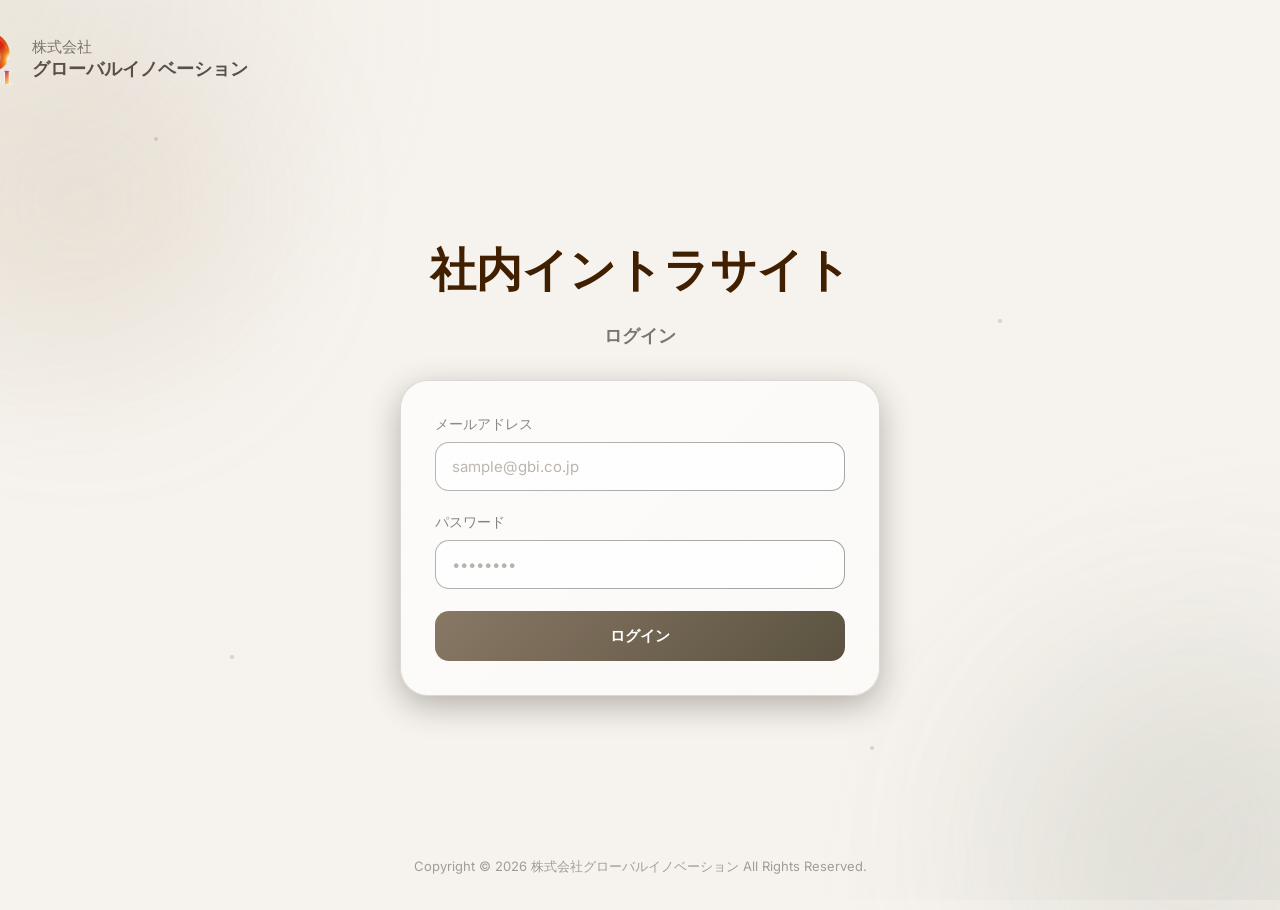
<file: index.html>
<!DOCTYPE html>
<html lang="ja">

<head>
<meta charset="UTF-8">
<meta name="viewport" content="width=device-width, initial-scale=1.0">

<title>社内イントラサイト | ログイン</title>

<link href="https://fonts.googleapis.com/css2?family=Inter:wght@400;500;600;700&display=swap" rel="stylesheet">

<link rel="stylesheet"
href="https://cdnjs.cloudflare.com/ajax/libs/font-awesome/6.5.0/css/all.min.css">

<link rel="stylesheet" href="style.css">
</head>

<body>

<section class="hero">

  <!-- GLOW -->
  <div class="glow glow1"></div>
  <div class="glow glow2"></div>

  <!-- PARTICLES -->
  <div class="particles">
    <span></span>
    <span></span>
    <span></span>
    <span></span>
    <span></span>
  </div>

  <div class="hero-content">

    <!-- LEFT CONTENT -->
    <div class="left-content">

      <!-- LOGO -->
      <div class="logo-wrap">

        <img src="images/logo.png" alt="GBI Logo">

        <div class="logo-text">
          <span class="small-text">株式会社</span>
          <h1>グローバルイノベーション</h1>
        </div>

      </div>

      <!-- WELCOME -->
      <div class="welcome-text">
        <h2>社内イントラサイト</h2>
      </div>
      <br>
      <div class="welcome-sub">
        <p>ログイン</p>
      </div>

      <!-- LOGIN CARD -->
      <div class="login-card">

        <form id="loginForm">

          <div class="input-group">
            <label>メールアドレス</label>

            <input
              type="email"
              placeholder="sample@gbi.co.jp"
            >
          </div>

          <div class="input-group">
            <label>パスワード</label>

            <input
              type="password"
              placeholder="••••••••"
            >
          </div>

          <button type="submit" class="login-btn">
            ログイン
          </button>

        </form>

      </div>

    </div>

  

  </div>

</section>

<!-- FOOTER -->
<footer>
  <p>
    Copyright &#169; 2026
    株式会社グローバルイノベーション
    All Rights Reserved.
  </p>
</footer>

<!-- LOGIN DEMO SCRIPT -->
<script>

document
.getElementById("loginForm")
.addEventListener("submit", function(e){

    e.preventDefault();

    const email =
      document.querySelector('input[type="email"]').value;

    const password =
      document.querySelector('input[type="password"]').value;

    // DEMO ACCOUNT
    const demoEmail = "admin@gbi.co.jp";
    const demoPassword = "gbi123";

    if(email === demoEmail &&
       password === demoPassword){

        window.location.href = "dashboard.html";

    }else{

        alert("メールアドレスまたはパスワードが違います");

    }

});

</script>

</body>
</html>
</file>
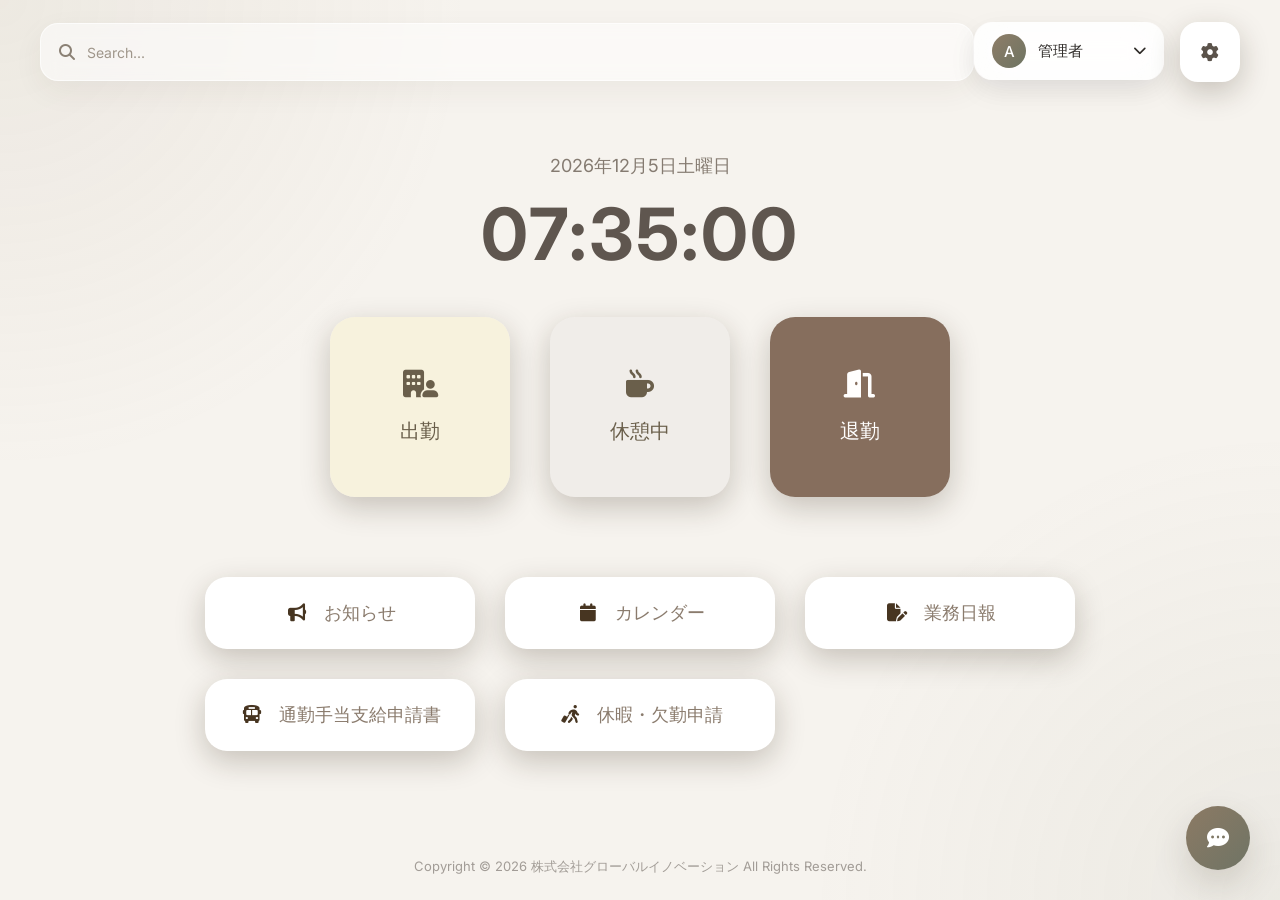
<file: dashboard.html>
<!DOCTYPE html>
<html lang="ja">

<head>
<meta charset="UTF-8">
<meta name="viewport" content="width=device-width, initial-scale=1.0">

<title>社内イントラサイト | ダッシュボード</title>

<link href="https://fonts.googleapis.com/css2?family=Inter:wght@400;500;600;700&display=swap" rel="stylesheet">

<link rel="stylesheet"
href="https://cdnjs.cloudflare.com/ajax/libs/font-awesome/6.5.0/css/all.min.css">

<link rel="stylesheet" href="dashboard.css">
</head>

<body>

<!-- TOPBAR -->
<header class="topbar">

  <!-- SEARCH -->
  <div class="search-box">

    <i class="fa-solid fa-magnifying-glass"></i>

    <input
      type="text"
      placeholder="Search..."
    >

  </div>

  <!-- RIGHT -->
  <div class="topbar-right">

    <!-- PROFILE -->
    <div class="profile-menu" id="profileMenu">

  <button class="profile-btn" id="profileToggle">

  <div class="profile-info">

    <div class="profile-avatar">
      A
    </div>

    <span>管理者</span>

  </div>

  <i class="fa-solid fa-chevron-down"></i>

</button>

  <!-- DROPDOWN -->
  <div class="dropdown-menu" id="dropdownMenu">

    <a href="#">
      <i class="fa-regular fa-user"></i>
      マイプロフィール
    </a>

    <a href="#" id="logoutBtn">
      <i class="fa-solid fa-right-from-bracket"></i>
      ログアウト
    </a>

  </div>

</div>
    <!-- SETTINGS -->
    <button class="settings-btn">
      <i class="fa-solid fa-gear"></i>
    </button>

  </div>

</header>

<!-- MAIN -->
<main class="dashboard">

  <!-- DATE/TIME -->
  <section class="time-section">

    <p class="today-date" id="currentDate">
      2026年5月21日 木曜日
    </p>

    <h1 id="currentTime">
      00:00:00
    </h1>

  </section>

  <!-- ATTENDANCE -->
  <section class="attendance-buttons">

    <button class="clock-btn primary">
      <i class="fa-solid fa-building-user"></i>
      出勤
    </button>

    <button class="clock-btn break">
      <i class="fa-solid fa-mug-hot"></i>
      休憩中
    </button>

    <button class="clock-btn danger">
      <i class="fa-solid fa-door-open"></i>
      退勤
    </button>

  </section>

  <!-- MENU GRID -->
  <section class="menu-grid">

    <div class="menu-card">
      <i class="fa-solid fa-bullhorn"></i>
      <p>お知らせ</p>
    </div>

    <div class="menu-card">
      <i class="fa-solid fa-calendar"></i>
      <p>カレンダー</p>
    </div>

    <div class="menu-card">
      <i class="fa-solid fa-file-pen"></i>
      <p>業務日報</p>
    </div>

   

    <div class="menu-card">
      <i class="fa-solid fa-bus"></i>
      <p>通勤手当支給申請書</p>
    </div>

    <div class="menu-card">
      <i class="fa-solid fa-solid fa-person-walking-luggage"></i>
      <p>休暇・欠勤申請</p>
    </div>

  </section>
<!-- FLOATING CHAT -->
<button class="chat-btn">

  <i class="fa-solid fa-comment-dots"></i>

</button>

  <!-- FOOTER -->
<footer>
  <p>
    Copyright &#169; 2026
    株式会社グローバルイノベーション
    All Rights Reserved.
  </p>
</footer>

</main>

<!-- SCRIPT -->
<script>


/* =========================
   DATE / TIME (JST)
========================= */

function updateDateTime(){

  const now = new Date();

  const dateOptions = {
    timeZone: "Asia/Tokyo",
    year: "numeric",
    month: "long",
    day: "numeric",
    weekday: "long"
  };

  const timeOptions = {
    timeZone: "Asia/Tokyo",
    hour: "2-digit",
    minute: "2-digit",
    second: "2-digit",
    hour12: false
  };

  const currentDate =
    now.toLocaleDateString("ja-JP", dateOptions);

  const currentTime =
    now.toLocaleTimeString("ja-JP", timeOptions);

  document.getElementById("currentDate").textContent =
    currentDate;

  document.getElementById("currentTime").textContent =
    currentTime;
}

// RUN IMMEDIATELY
updateDateTime();

// UPDATE EVERY SECOND
setInterval(updateDateTime, 1000);


/* =========================
   PROFILE DROPDOWN
========================= */

const profileToggle =
  document.getElementById("profileToggle");

const dropdownMenu =
  document.getElementById("dropdownMenu");

profileToggle.addEventListener("click", function(e){

  e.stopPropagation();

  dropdownMenu.classList.toggle("show");

});

/* CLOSE WHEN CLICK OUTSIDE */

document.addEventListener("click", function(){

  dropdownMenu.classList.remove("show");

});


/* =========================
   LOGOUT FUNCTION
========================= */

const logoutBtn =
  document.getElementById("logoutBtn");

logoutBtn.addEventListener("click", function(e){

  e.preventDefault();

  const confirmLogout =
    confirm("ログアウトしますか？");

  if(confirmLogout){

    window.location.href = "index.html";

  }

});

</script>

</body>
</html>
</file>
<file: style.css>
*{
  margin:0;
  padding:0;
  box-sizing:border-box;
  font-family:'Inter',sans-serif;
}

body{
  background:#f6f3ee;
  color:#2f2b28;
  overflow:hidden;
}

/* BACKGROUND */

body::before{
  content:"";

  position:fixed;
  inset:0;

  background:
  radial-gradient(circle at top left,
  rgba(180,155,122,0.10),
  transparent 30%),

  radial-gradient(circle at bottom right,
  rgba(140,146,125,0.08),
  transparent 30%);

  z-index:-2;
}

/* HERO */

.hero{
  min-height:100vh;

  position:relative;
  overflow:hidden;

  padding:30px 20px 100px;
}

/* GLOW */

.glow{
  position:absolute;
  border-radius:50%;
  filter:blur(90px);
}

.glow1{
  width:320px;
  height:320px;

  background:#b49b7a;

  top:40px;
  left:-80px;

  opacity:0.16;
}

.glow2{
  width:380px;
  height:380px;

  background:#8c927d;

  right:-100px;
  bottom:-120px;

  opacity:0.14;
}

/* PARTICLES */

.particles{
  position:absolute;
  inset:0;
  pointer-events:none;
}

.particles span{
  position:absolute;

  width:4px;
  height:4px;

  border-radius:50%;

  background:rgba(140,122,100,0.28);

  animation:floatParticle 12s linear infinite;
}

.particles span:nth-child(1){
  top:15%;
  left:12%;
}

.particles span:nth-child(2){
  top:35%;
  left:78%;
}

.particles span:nth-child(3){
  top:72%;
  left:18%;
}

.particles span:nth-child(4){
  top:82%;
  left:68%;
}

.particles span:nth-child(5){
  top:55%;
  left:48%;
}

@keyframes floatParticle{
  from{
    transform:translateY(0);
  }

  to{
    transform:translateY(-180px);
  }
}

/* CONTENT */

.hero-content{
  width:100%;
  max-width:1200px;

  margin:auto;

  min-height:calc(100vh - 120px);

  display:flex;
  align-items:center;
  justify-content:center;

  position:relative;
  z-index:5;
}

/* LOGIN AREA */

.left-content{
  width:100%;
  max-width:480px;

  margin:auto;
}

/* LOGO */

.logo-wrap{
  position:absolute;

  top:0;
  left:0;

  display:flex;
  align-items:center;

  gap:14px;
 
  margin-left: -80px;
}

.logo-wrap img{
  width:58px;
}

.small-text{
  font-size:15px;
  color:#7b746d;
  font-weight: 500;
}

.logo-text h1{
  font-size:18px;
  font-weight:600;

  color:#585049;
}

/* WELCOME */

.welcome-text{
  text-align:center;
  margin-bottom:10px;
}

.welcome-text h2{
  font-size:46px;
  line-height:1.1;

  color:#411f01;
  margin-top: 100px;
}

.welcome-sub{
  text-align:center;
  margin-bottom:32px;

  color:#7c746d;
  font-size:18px;
  font-weight: 600;
}

/* LOGIN CARD */

.login-card{
  width:100%;

  background:rgba(255,255,255,0.52);

  border:1px solid rgba(163, 145, 145, 0.339);

  backdrop-filter:blur(18px);
  -webkit-backdrop-filter:blur(18px);

  border-radius:28px;

  padding:34px;

  position:relative;
  overflow:hidden;

  box-shadow:
  0 10px 32px rgba(44, 35, 25, 0.321);
}

.login-card::before{
  content:"";

  position:absolute;
  inset:0;

  background:
  linear-gradient(
    135deg,
    rgba(255,255,255,0.35),
    rgba(255,255,255,0.05)
  );

  pointer-events:none;
}

/* INPUT */

.input-group{
  margin-bottom:22px;
}

.input-group label{
  display:block;

  margin-bottom:8px;

  font-size:14px;

  color:#5b534b;
}

.input-group input{
  width:100%;

  padding:14px 16px;

  border:none;
  outline: 1px;;

  border-radius:14px;

  background:rgba(255,255,255,0.75);

  border:1px solid rgba(16, 16, 15, 0.43);

  color:#2f2b28;

  font-size:15px;
}

.input-group input::placeholder{
  color:#a29a91;
}

/* BUTTON */

.login-btn{
  width:100%;

  border:none;
  cursor:pointer;

  padding:15px;

  border-radius:14px;

  background:
  linear-gradient(135deg,#604b31,#4d4431);

  color:white;

  font-size:15px;
  font-weight:600;

  transition:0.25s ease;
}

.login-btn:hover{
  transform:translateY(-2px);

  box-shadow:
  0 10px 30px rgba(120,100,80,0.20);
}

/* FOOTER */

footer{
  position:fixed;

  bottom:24px;
  left:0;

  width:100%;

  text-align:center;

  z-index:10;
}

footer p{
  font-size:13px;

  color:rgba(60,50,45,0.45);
}

/* MOBILE */

@media(max-width:768px){

  body{
    overflow:auto;
  }

  .hero{
    padding:60px 20px 120px;
  }

  .welcome-text h2{
    font-size:36px;
  }

  .login-card{
    padding:28px;
  }

}
</file>
<file: dashboard.css>
*{
  margin:0;
  padding:0;
  box-sizing:border-box;
  font-family:'Inter',sans-serif;
}

body{
  background:#f6f3ee;
  color:#2f2b28;
  overflow-x:hidden;
}

/* BACKGROUND */

body::before{
  content:"";

  position:fixed;
  inset:0;

  background:
  radial-gradient(circle at top left,
  rgba(166,148,120,0.10),
  transparent 30%),

  radial-gradient(circle at bottom right,
  rgba(120,128,102,0.08),
  transparent 30%);

  z-index:-2;
}

/* TOPBAR */

.topbar{
  width:100%;
  padding:22px 40px;

  display:flex;
  align-items:center;
  justify-content:space-between;
}

/* SEARCH */

.search-box{
  width:1020px;
  height:58px;
  align-items: center;
  background:rgba(255,255,255,0.52);

  border:1px solid rgba(255,255,255,0.65);

  backdrop-filter:blur(10px);
  -webkit-backdrop-filter:blur(10px);

  border-radius:18px;

  display:flex;
  

  padding:0 18px;

  box-shadow:
  0 10px 30px rgba(60,45,30,0.06);
}

.search-box i{
  color:#8b8175;
  margin-right:12px;
}

.search-box input{
  border:none;
  outline:none;
  background:transparent;

  width:100%;

  font-size:14px;
  color:#2f2b28;
}

.search-box input::placeholder{
  color:#9f968b;
}

/* RIGHT */

.topbar-right{
  display:flex;
  align-items:flex-start;
  gap:16px;
}

/* SETTINGS */

.settings-btn{
  width:60px;
  height:60px;
  margin-top: 0;
  border:none;
  cursor:pointer;

  border-radius:18px;

  background:white;

  border:1px solid rgba(255,255,255,0.65);

  backdrop-filter:blur(18px);

  color:#5b534b;
  font-size:18px;

  transition:0.25s ease;

  box-shadow:
  0 10px 30px rgba(42, 31, 15, 0.231);
}

.settings-btn:hover{
  transform:translateY(-2px);
}

/* PROFILE */

.profile-btn{
  width: 100%;  
  height:58px;

  padding:0 18px;

  border:none;
  cursor:pointer;

  border-radius:18px;

  background:rgba(255,255,255,0.60);
  border:1px solid rgba(255,255,255,0.7);
  border:none;

  backdrop-filter:blur(18px);

  display:flex;
  align-items:center;
  gap:12px;
  justify-content:space-between;
  color:#2f2b28;

  box-shadow:
  0 10px 30px rgba(15,23,42,0.06);
  position:relative;
  z-index:1001;
  transition:0.25s ease;
}

.profile-menu:hover{
transform:translateY(-2px);
}

.profile-avatar{
  width:34px;
  height:34px;

  border-radius:50%;

  background:
  linear-gradient(135deg,#8e7d68,#6e7462);

  color:white;

  display:flex;
  align-items:center;
  justify-content:center;

  font-size:15px;
  font-weight:500;
}

/* MAIN */

.dashboard{
  width:100%;
  max-width:1200px;

  margin:auto;

  padding:20px 24px 120px;
}

/* TIME */

.time-section{
  text-align:center;
  margin-top:30px;
}

.today-date{
  font-size:18px;
  color:#857b71;
  margin-bottom:12px;
}

#currentTime{
  font-size:72px;
  font-weight:700;

  color:#5f564f;

  letter-spacing:2px;
}

/* ATTENDANCE */


.attendance-buttons{
  margin-top:40px;

  display:flex;
  justify-content:center;
  gap:40px;

  flex-wrap:wrap;
}
/* CLOCK BUTTON BASE */

.clock-btn{
  width:180px;
  height:180px;

  border:none;
  cursor:pointer;

  border-radius:25px;

  display:flex;
  flex-direction:column;
  align-items:center;
  justify-content:center;

  gap:20px;

  font-size:20px;
  font-weight:500;

  transition:0.25s ease;
  box-shadow:
  0 10px 30px rgba(42, 31, 15, 0.231);
  margin-bottom: 20px;
}

.clock-btn i{
  font-size:28px;
}

.clock-btn:hover{
  transform:translateY(-4px);
}

/* 出勤 */

.clock-btn.primary{
  background:#f7f1dadc;

  color:#6a5f4b;

  border:0px solid #cad7c4;
}

/* 休憩 */

.clock-btn.break{
  background:rgba(226, 220, 220, 0.267);

  color:#6a5f4b;

  border:0px solid #ffffff;
  box-shadow: #4a4f41;
}

/* 退勤 */

.clock-btn.danger{
  background:#3e1a009b;

  color:#fffefd;

  border:0px solid #cec4be;
}
/* MENU GRID */

.menu-grid{
  margin-top:60px;
  align-items: center;
  display:grid;
  justify-content: center;
  grid-template-columns:
  repeat(3, 270px);

  gap:30px;
}

/* MENU CARD */

.menu-card{
  height:72px;
  width: 270px;
  background:rgb(255, 255, 255);

  border:0px solid rgba(190, 185, 185, 0.642);

  backdrop-filter:blur(18px);

  border-radius:22px;

  display:flex;
  align-items:center;
  text-align: center;  
  padding:0 22px;
  justify-content: center;
  gap:15px;

  cursor:pointer;

  transition:0.25s ease;

  box-shadow:
  0 10px 30px rgba(42, 31, 15, 0.231);
}

.menu-card:hover{
  transform:translateY(-3px);
}

.menu-card i{
  font-size:18px;

  color:#321e08e5;

  width:24px;

  text-align:center;
}

.menu-card p{
  font-size:18px;
  font-weight:500;

  color:#6f5d4cd0;
}

/* CHAT */

.chat-btn{
  position:fixed;

  right:30px;
  bottom:30px;

  width:64px;
  height:64px;

  border:none;
  cursor:pointer;

  border-radius:50%;

  background:
  linear-gradient(135deg,#8c7a64,#6f7465);

  color:white;

  font-size:22px;

  box-shadow:
  0 15px 35px rgba(80,65,45,0.18);

  transition:0.25s ease;

  z-index:100;
}

.chat-btn:hover{
  transform:
  translateY(-4px)
  scale(1.05);
}

/* PROFILE MENU */

.profile-menu{
  width: 190px;
  align-self: flex-start;
  background:rgba(255,255,255,0.60);

  border:0px solid rgba(255,255,255,0.7);

  backdrop-filter:blur(18px);

  border-radius:20px;

  box-shadow:
  0 10px 30px rgba(15,23,42,0.06);

  overflow:visible;

  position:relative;
  font-size: 20px;
}

/* BUTTON */

.profile-btn{
  width:100%;
  height:58px;

  padding:0 18px;

  border:none;
   background:rgba(255,255,255,0.60);

  display:flex;
  align-items:center;
  justify-content:space-between;

  cursor:pointer;

  color:#2f2b28;
}

.profile-btn span{
  font-size:15px;
  font-weight:500;
  text-align: center;
  letter-spacing:0.2px;
}

/* LEFT */

.profile-info{
  display:flex;
  align-items:center;
  gap:12px;
}

/* DROPDOWN */
.dropdown-menu{
  position:absolute;

  top:46px;
  left:0;

  width:100%;

  display:none;
  flex-direction:column;

  padding:18px 8px 8px;

   background:rgba(255,255,255,0.60);

  border:0px solid rgba(255,255,255,0.7);

  border-top:none;

  backdrop-filter:blur(18px);

  border-radius:
  0 0 24px 24px;

  box-shadow:
  0 15px 35px rgba(15,23,42,0.08);

  z-index:1000;
}

/* OPEN */

.dropdown-menu.show{
  display:flex;
}

/* LINKS */

.dropdown-menu a{
  text-decoration:none;

  color:#4a433d;

  font-size:14px;
  font-weight:500;

  padding:12px 14px;

  border-radius:12px;

  display:flex;
  align-items:center;

  gap:10px;
}

.dropdown-menu a:hover{
  background:rgba(140,122,100,0.10);
  transform:translateY(-2px);
}

/* FOOTER */

footer{
  position:fixed;

  bottom:24px;
  left:0;

  width:100%;

  text-align:center;

  z-index:10;
}

footer p{
  font-size:13px;

  color:rgba(60,50,45,0.45);
}
</file>
